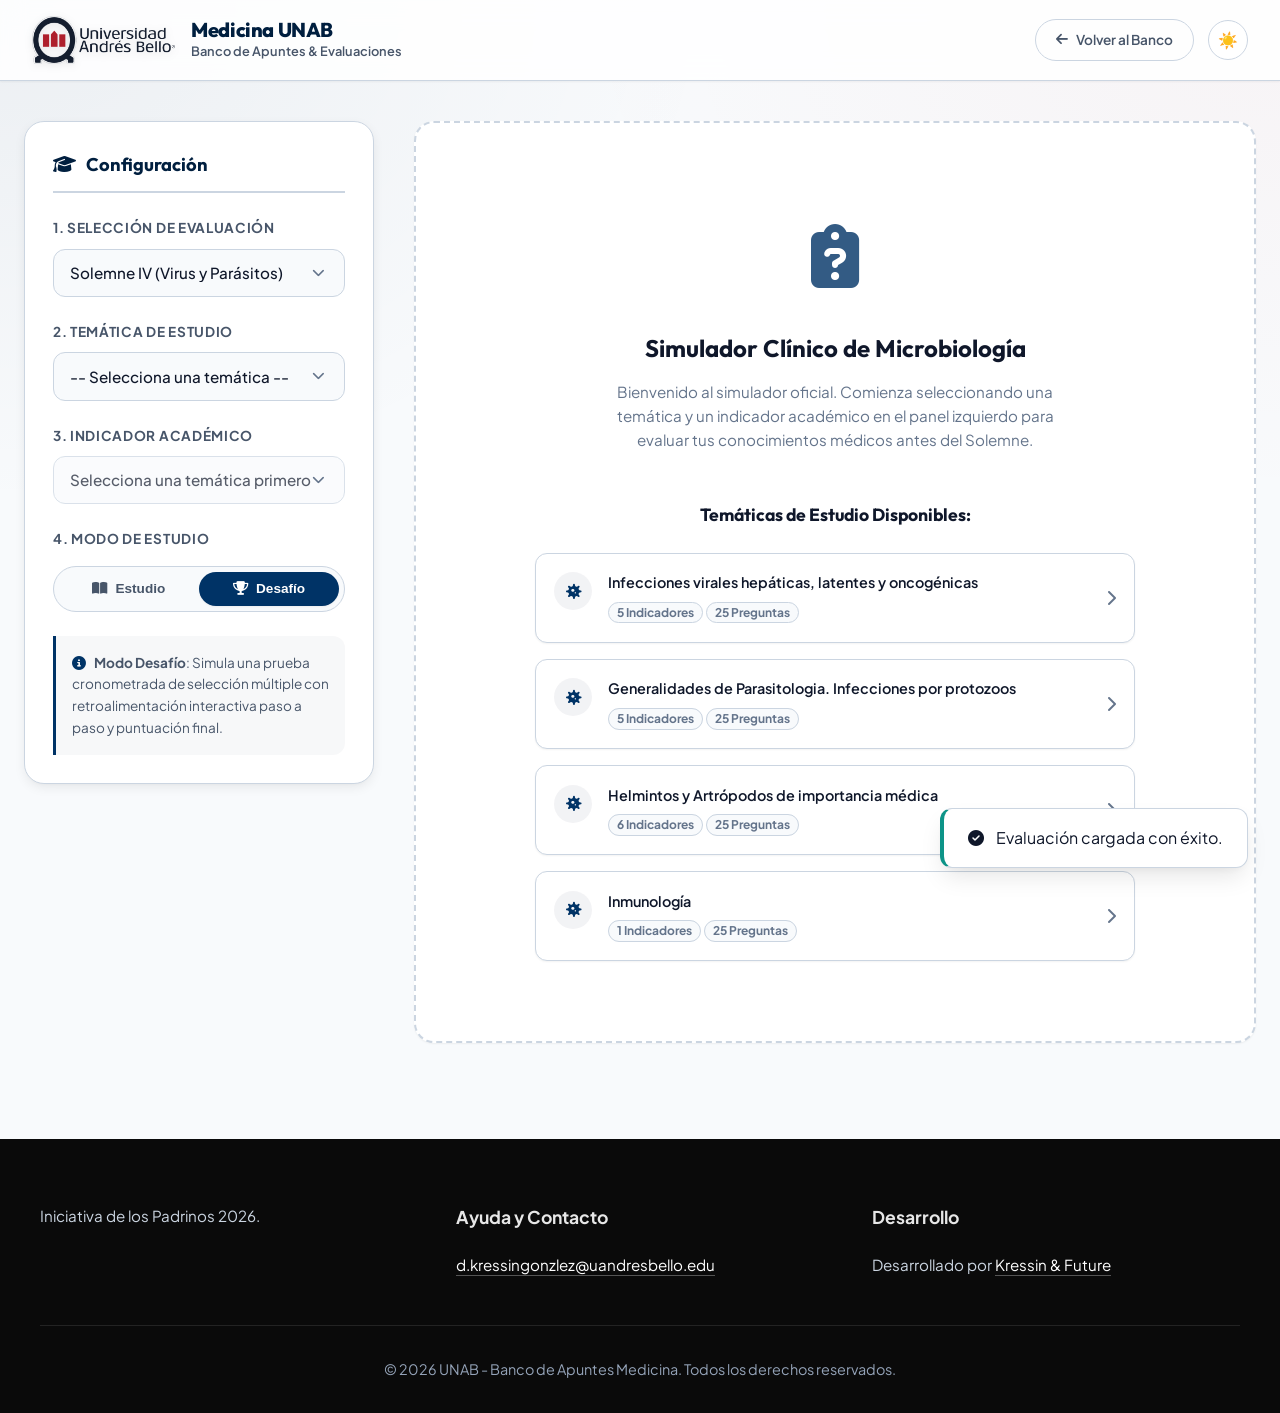
<file: test.html>
<!DOCTYPE html>
<html lang="es">

<head>
    <meta charset="UTF-8">
    <meta name="viewport" content="width=device-width, initial-scale=1.0">
    <title>UNAB - Simulador de Microbiología y Virología</title>
    <meta name="description"
        content="Autoevaluación y simulador de preguntas de microbiología y virología para Medicina UNAB.">

    <!-- Premium Fonts -->
    <link rel="preconnect" href="https://fonts.googleapis.com">
    <link rel="preconnect" href="https://fonts.gstatic.com" crossorigin>
    <link
        href="https://fonts.googleapis.com/css2?family=Plus+Jakarta+Sans:wght@300;400;500;600;700;800&family=Outfit:wght@400;500;600;700;800&display=swap"
        rel="stylesheet">

    <!-- FontAwesome for Premium Icons -->
    <link rel="stylesheet" href="https://cdnjs.cloudflare.com/ajax/libs/font-awesome/6.4.0/css/all.min.css">

    <!-- Match the current global design variables and enhance them -->
    <style>
        :root {
            /* Palette - High Contrast */
            --unab-blue: #001f3f;
            --unab-blue-light: #003366;
            --unab-red: #dc2626;
            --unab-red-light: #ef4444;
            --primary-color: var(--unab-blue);
            --secondary-color: var(--unab-red);

            /* Neutral Tones */
            --bg-body: #f8fafc;
            --bg-surface: #ffffff;
            --bg-surface-glass: rgba(255, 255, 255, 0.85);
            --text-primary: #0f172a;
            --text-secondary: #475569;
            --text-muted: #64748b;
            --border-color: #cbd5e1;

            /* Feedback colors - Curated HSL */
            --success-color: #0d9488;
            /* Elegant Teal */
            --success-bg: #f0fdfa;
            --success-border: #99f6e4;
            --error-color: #e11d48;
            /* Premium Rose/Crimson */
            --error-bg: #fff1f2;
            --error-border: #fecdd3;
            --warning-color: #d97706;
            --warning-bg: #fffbeb;

            /* Modern Shadows & Effects */
            --shadow-sm: 0 1px 2px 0 rgb(0 0 0 / 0.05);
            --shadow-md: 0 4px 12px -1px rgb(0 0 0 / 0.08), 0 2px 4px -2px rgb(0 0 0 / 0.04);
            --shadow-lg: 0 12px 24px -4px rgb(0 0 0 / 0.1), 0 4px 12px -4px rgb(0 0 0 / 0.06);
            --shadow-glow: 0 0 20px rgba(0, 31, 63, 0.1);

            --radius-md: 0.75rem;
            --radius-lg: 1.25rem;
            --radius-xl: 1.75rem;
            --transition: all 0.3s cubic-bezier(0.4, 0, 0.2, 1);
        }

        [data-theme="dark"] {
            --unab-blue: #38bdf8;
            --unab-blue-light: #0ea5e9;
            --unab-red: #f87171;
            --primary-color: #f8fafc;

            --bg-body: #090d16;
            /* True dark background */
            --bg-surface: #131b2e;
            /* Slate/Navy deep surface */
            --bg-surface-glass: rgba(19, 27, 46, 0.85);
            --text-primary: #f8fafc;
            --text-secondary: #94a3b8;
            --text-muted: #64748b;
            --border-color: #1e293b;

            --success-color: #2dd4bf;
            --success-bg: rgba(13, 148, 136, 0.15);
            --success-border: rgba(45, 212, 191, 0.25);

            --error-color: #fb7185;
            --error-bg: rgba(225, 29, 72, 0.15);
            --error-border: rgba(251, 113, 133, 0.25);

            --warning-color: #fbbf24;
            --warning-bg: rgba(217, 119, 6, 0.15);

            --shadow-sm: 0 1px 2px 0 rgb(0 0 0 / 0.3);
            --shadow-md: 0 4px 12px -1px rgb(0 0 0 / 0.5);
            --shadow-lg: 0 12px 24px -4px rgb(0 0 0 / 0.6);
            --shadow-glow: 0 0 20px rgba(56, 189, 248, 0.1);
        }

        * {
            margin: 0;
            padding: 0;
            box-sizing: border-box;
        }

        body {
            font-family: 'Plus Jakarta Sans', 'Inter', system-ui, sans-serif;
            background-color: var(--bg-body);
            color: var(--text-primary);
            line-height: 1.6;
            background-image:
                radial-gradient(at 0% 0%, rgba(0, 31, 63, 0.05) 0px, transparent 40%),
                radial-gradient(at 100% 0%, rgba(220, 38, 38, 0.03) 0px, transparent 40%);
            background-attachment: fixed;
            transition: background-color 0.3s ease;
        }

        /* Glassmorphic Header */
        .main-header {
            background: var(--bg-surface-glass);
            backdrop-filter: blur(12px);
            -webkit-backdrop-filter: blur(12px);
            border-bottom: 1px solid var(--border-color);
            box-shadow: var(--shadow-sm);
            padding: 1rem 2rem;
            position: sticky;
            top: 0;
            z-index: 100;
            transition: var(--transition);
        }

        .header-container {
            display: flex;
            align-items: center;
            justify-content: space-between;
            max-width: 1280px;
            margin: 0 auto;
            gap: 1rem;
        }

        .brand-link {
            display: flex;
            align-items: center;
            gap: 1rem;
            text-decoration: none;
            color: inherit;
        }

        .logo {
            height: 48px;
            width: auto;
            filter: drop-shadow(0 2px 4px rgba(0, 0, 0, 0.1));
            transition: transform 0.3s ease;
        }

        .brand-link:hover .logo {
            transform: scale(1.05);
        }

        .header-text h1 {
            font-family: 'Outfit', sans-serif;
            font-size: 1.25rem;
            color: var(--unab-blue);
            font-weight: 800;
            letter-spacing: -0.02em;
            line-height: 1.1;
        }

        .header-text p {
            font-size: 0.8rem;
            color: var(--text-secondary);
            font-weight: 600;
        }

        .header-actions {
            display: flex;
            align-items: center;
            gap: 0.85rem;
        }

        .back-btn {
            background: transparent;
            border: 1px solid var(--border-color);
            color: var(--text-secondary);
            padding: 0.6rem 1.25rem;
            border-radius: 9999px;
            font-weight: 600;
            font-size: 0.85rem;
            cursor: pointer;
            transition: var(--transition);
            display: flex;
            align-items: center;
            gap: 0.5rem;
            text-decoration: none;
        }

        .back-btn:hover {
            color: var(--unab-blue);
            border-color: var(--unab-blue);
            background-color: rgba(0, 31, 63, 0.03);
            transform: translateX(-2px);
        }

        .theme-toggle {
            background: var(--bg-surface);
            border: 1px solid var(--border-color);
            width: 40px;
            height: 40px;
            border-radius: 50%;
            display: flex;
            align-items: center;
            justify-content: center;
            cursor: pointer;
            color: var(--text-secondary);
            transition: var(--transition);
            font-size: 1rem;
        }

        .theme-toggle:hover {
            border-color: var(--unab-blue);
            transform: scale(1.05);
        }

        /* Container Layout */
        .app-container {
            max-width: 1280px;
            margin: 2.5rem auto;
            padding: 0 1.5rem;
            display: grid;
            grid-template-columns: 350px 1fr;
            gap: 2.5rem;
            align-items: start;
        }

        /* Sidebar selectors */
        .selector-panel {
            background: var(--bg-surface);
            border: 1px solid var(--border-color);
            border-radius: var(--radius-lg);
            padding: 1.75rem;
            box-shadow: var(--shadow-md);
            position: sticky;
            top: 110px;
            transition: var(--transition);
        }

        .panel-title {
            font-family: 'Outfit', sans-serif;
            font-size: 1.15rem;
            font-weight: 700;
            margin-bottom: 1.5rem;
            color: var(--unab-blue);
            display: flex;
            align-items: center;
            gap: 0.6rem;
            border-bottom: 2px solid var(--border-color);
            padding-bottom: 0.75rem;
        }

        .form-section {
            margin-bottom: 1.5rem;
        }

        .form-section label {
            display: block;
            font-size: 0.85rem;
            font-weight: 700;
            text-transform: uppercase;
            letter-spacing: 0.05em;
            color: var(--text-secondary);
            margin-bottom: 0.6rem;
        }

        /* Custom Selector inputs */
        .custom-select-wrapper {
            position: relative;
        }

        .custom-select {
            width: 100%;
            padding: 0.85rem 1rem;
            border: 1px solid var(--border-color);
            background-color: var(--bg-body);
            color: var(--text-primary);
            border-radius: var(--radius-md);
            font-family: inherit;
            font-size: 0.95rem;
            font-weight: 500;
            appearance: none;
            cursor: pointer;
            transition: var(--transition);
        }

        .custom-select:focus {
            outline: none;
            border-color: var(--unab-blue);
            box-shadow: var(--shadow-glow);
            background-color: var(--bg-surface);
        }

        .custom-select-wrapper::after {
            content: "\f078";
            font-family: "Font Awesome 6 Free";
            font-weight: 900;
            position: absolute;
            right: 1.25rem;
            top: 50%;
            transform: translateY(-50%);
            color: var(--text-muted);
            pointer-events: none;
            font-size: 0.8rem;
            transition: var(--transition);
        }

        .custom-select-wrapper:hover::after {
            color: var(--unab-blue);
        }

        /* Mode Selector Tab */
        .mode-switch-container {
            display: flex;
            background-color: var(--bg-body);
            border: 1px solid var(--border-color);
            padding: 0.3rem;
            border-radius: 9999px;
            margin-top: 1rem;
        }

        .mode-tab {
            flex: 1;
            text-align: center;
            padding: 0.6rem;
            font-size: 0.85rem;
            font-weight: 700;
            cursor: pointer;
            border-radius: 9999px;
            color: var(--text-secondary);
            transition: var(--transition);
            display: flex;
            align-items: center;
            justify-content: center;
            gap: 0.5rem;
            border: none;
            background: transparent;
        }

        .mode-tab.active {
            background-color: var(--unab-blue-light);
            color: white;
            box-shadow: var(--shadow-sm);
        }

        [data-theme="dark"] .mode-tab.active {
            background-color: var(--unab-blue-light);
            color: #000;
            font-weight: 800;
        }

        [data-theme="dark"] .mode-tab.active i {
            color: #000;
        }

        /* Info Block */
        .info-card {
            background: rgba(0, 31, 63, 0.03);
            border-left: 3px solid var(--unab-blue-light);
            padding: 1rem;
            border-radius: 0 var(--radius-md) var(--radius-md) 0;
            font-size: 0.85rem;
            color: var(--text-secondary);
            margin-top: 1.5rem;
        }

        .info-card i {
            margin-right: 0.35rem;
            color: var(--unab-blue-light);
        }

        /* Workspace Area */
        .workspace {
            min-height: 500px;
        }

        /* Waiting/Empty State */
        .empty-state {
            background: var(--bg-surface);
            border: 2px dashed var(--border-color);
            border-radius: var(--radius-lg);
            padding: 5rem 2rem;
            text-align: center;
            display: flex;
            flex-direction: column;
            align-items: center;
            justify-content: center;
            box-shadow: var(--shadow-sm);
            height: 100%;
        }

        .empty-state-icon {
            font-size: 4rem;
            color: var(--unab-blue-light);
            margin-bottom: 1.5rem;
            opacity: 0.8;
            animation: float 4s ease-in-out infinite;
        }

        @keyframes float {

            0%,
            100% {
                transform: translateY(0px) rotate(0deg);
            }

            50% {
                transform: translateY(-12px) rotate(5deg);
            }
        }

        .empty-state h3 {
            font-family: 'Outfit', sans-serif;
            font-size: 1.5rem;
            margin-bottom: 0.75rem;
            color: var(--text-primary);
        }

        .empty-state p {
            color: var(--text-muted);
            max-width: 450px;
            margin-bottom: 1.5rem;
            font-size: 0.95rem;
        }

        /* Dynamic Indicator Cards container in empty/dashboard state */
        .indicators-grid {
            display: grid;
            grid-template-columns: 1fr;
            gap: 1rem;
            width: 100%;
            max-width: 600px;
            margin-top: 1.5rem;
            text-align: left;
        }

        .indicator-card {
            background: var(--bg-surface);
            border: 1px solid var(--border-color);
            padding: 1.15rem;
            border-radius: var(--radius-md);
            cursor: pointer;
            transition: var(--transition);
            display: flex;
            align-items: flex-start;
            gap: 1rem;
            box-shadow: var(--shadow-sm);
        }

        .indicator-card:hover {
            transform: translateY(-2px);
            border-color: var(--unab-blue-light);
            box-shadow: var(--shadow-md);
        }

        .indicator-icon {
            background: rgba(0, 31, 63, 0.05);
            width: 38px;
            height: 38px;
            border-radius: 50%;
            display: flex;
            align-items: center;
            justify-content: center;
            color: var(--unab-blue-light);
            flex-shrink: 0;
            font-size: 0.95rem;
        }

        .indicator-details {
            flex-grow: 1;
        }

        .indicator-details h4 {
            font-size: 0.9rem;
            font-weight: 600;
            color: var(--text-primary);
            line-height: 1.4;
            margin-bottom: 0.35rem;
        }

        .indicator-details span {
            font-size: 0.75rem;
            font-weight: 700;
            color: var(--text-muted);
            background: var(--bg-body);
            padding: 0.15rem 0.5rem;
            border-radius: 9999px;
            border: 1px solid var(--border-color);
        }

        /* Loader block */
        .spinner-container {
            display: flex;
            flex-direction: column;
            align-items: center;
            justify-content: center;
            padding: 5rem 2rem;
            background: var(--bg-surface);
            border-radius: var(--radius-lg);
            border: 1px solid var(--border-color);
            box-shadow: var(--shadow-md);
        }

        .spinner {
            width: 50px;
            height: 50px;
            border: 4px solid var(--border-color);
            border-left-color: var(--unab-blue-light);
            border-radius: 50%;
            animation: spin 1s linear infinite;
            margin-bottom: 1.5rem;
        }

        @keyframes spin {
            to {
                transform: rotate(360deg);
            }
        }

        /* File Upload Interface (CORS Fallback) */
        .upload-fallback-container {
            background: var(--bg-surface);
            border: 2px dashed var(--unab-blue-light);
            border-radius: var(--radius-lg);
            padding: 2.5rem;
            text-align: center;
            max-width: 600px;
            margin: 2rem auto;
            box-shadow: var(--shadow-lg);
            animation: fadeIn 0.4s ease-out;
        }

        .upload-fallback-container h3 {
            font-family: 'Outfit', sans-serif;
            font-size: 1.35rem;
            color: var(--text-primary);
            margin-bottom: 0.5rem;
        }

        .upload-fallback-container p {
            font-size: 0.9rem;
            color: var(--text-secondary);
            margin-bottom: 1.5rem;
        }

        .file-drop-zone {
            border: 1px dashed var(--border-color);
            padding: 2rem;
            border-radius: var(--radius-md);
            background: var(--bg-body);
            cursor: pointer;
            transition: var(--transition);
            margin-bottom: 1.25rem;
        }

        .file-drop-zone:hover {
            border-color: var(--unab-blue-light);
            background: rgba(0, 31, 63, 0.02);
        }

        .file-drop-zone i {
            font-size: 2.5rem;
            color: var(--text-muted);
            margin-bottom: 1rem;
        }

        .file-input {
            display: none;
        }

        .btn-upload-trigger {
            background: var(--unab-blue);
            color: white;
            border: none;
            padding: 0.6rem 1.25rem;
            border-radius: 9999px;
            font-weight: 600;
            cursor: pointer;
            transition: var(--transition);
            font-size: 0.85rem;
        }

        .btn-upload-trigger:hover {
            background: var(--unab-blue-light);
            transform: translateY(-1px);
        }

        .btn-demo-data {
            background: transparent;
            border: 1px solid var(--border-color);
            color: var(--text-secondary);
            padding: 0.5rem 1.25rem;
            border-radius: 9999px;
            font-weight: 600;
            cursor: pointer;
            transition: var(--transition);
            margin-top: 0.75rem;
            font-size: 0.8rem;
        }

        .btn-demo-data:hover {
            color: var(--unab-blue);
            border-color: var(--unab-blue);
            background: var(--bg-body);
        }

        /* Studio Mode UI */
        .studio-header {
            background: var(--bg-surface);
            border: 1px solid var(--border-color);
            border-radius: var(--radius-lg);
            padding: 1.5rem;
            margin-bottom: 1.5rem;
            box-shadow: var(--shadow-sm);
            display: flex;
            flex-direction: column;
            gap: 1rem;
        }

        .title-bar h2 {
            font-family: 'Outfit', sans-serif;
            font-size: 1.35rem;
            color: var(--unab-blue);
            margin-bottom: 0.25rem;
        }

        .title-bar p {
            font-size: 0.9rem;
            color: var(--text-muted);
            font-weight: 500;
        }

        .studio-controls {
            display: flex;
            align-items: center;
            gap: 1rem;
            flex-wrap: wrap;
        }

        .search-wrapper {
            position: relative;
            flex-grow: 1;
        }

        .search-wrapper i {
            position: absolute;
            left: 1rem;
            top: 50%;
            transform: translateY(-50%);
            color: var(--text-muted);
        }

        .search-input {
            width: 100%;
            padding: 0.65rem 1rem 0.65rem 2.5rem;
            border: 1px solid var(--border-color);
            border-radius: 9999px;
            background: var(--bg-body);
            color: var(--text-primary);
            font-family: inherit;
            font-size: 0.875rem;
            transition: var(--transition);
        }

        .search-input:focus {
            outline: none;
            border-color: var(--unab-blue-light);
            background: var(--bg-surface);
        }

        .stats-badge {
            background: rgba(0, 31, 63, 0.05);
            color: var(--unab-blue-light);
            padding: 0.4rem 1rem;
            border-radius: 9999px;
            font-size: 0.8rem;
            font-weight: 700;
            border: 1px solid var(--border-color);
            white-space: nowrap;
        }

        /* Question Cards (Studio Mode) */
        .question-card-studio {
            background: var(--bg-surface);
            border: 1px solid var(--border-color);
            border-radius: var(--radius-lg);
            padding: 2rem;
            margin-bottom: 1.5rem;
            box-shadow: var(--shadow-sm);
            transition: var(--transition);
            position: relative;
            overflow: hidden;
            animation: slideUp 0.3s cubic-bezier(0.16, 1, 0.3, 1);
        }

        .question-card-studio:hover {
            box-shadow: var(--shadow-md);
        }

        .q-number-badge {
            position: absolute;
            top: 0;
            left: 0;
            background: var(--unab-blue);
            color: white;
            padding: 0.3rem 1rem 0.4rem 1rem;
            border-radius: 0 0 var(--radius-md) 0;
            font-size: 0.75rem;
            font-weight: 800;
            letter-spacing: 0.05em;
        }

        [data-theme="dark"] .q-number-badge {
            background: var(--unab-blue-light);
            color: #000;
        }

        .q-text {
            font-size: 1.1rem;
            font-weight: 700;
            color: var(--text-primary);
            margin: 0.75rem 0 1.25rem 0;
            line-height: 1.4;
        }

        .options-list {
            list-style: none;
            display: flex;
            flex-direction: column;
            gap: 0.6rem;
            margin-bottom: 1.5rem;
        }

        .option-item-studio {
            padding: 0.75rem 1.15rem;
            border: 1px solid var(--border-color);
            border-radius: var(--radius-md);
            font-size: 0.9rem;
            font-weight: 500;
            color: var(--text-secondary);
            background: var(--bg-body);
            display: flex;
            gap: 0.75rem;
            align-items: center;
        }

        .option-item-studio.correct {
            border-color: var(--success-border);
            background-color: var(--success-bg);
            color: var(--success-color);
            font-weight: 600;
        }

        .option-prefix-studio {
            width: 24px;
            height: 24px;
            border-radius: 50%;
            background: rgba(0, 31, 63, 0.05);
            display: flex;
            align-items: center;
            justify-content: center;
            font-size: 0.75rem;
            font-weight: 700;
            color: var(--text-muted);
            flex-shrink: 0;
        }

        .option-item-studio.correct .option-prefix-studio {
            background-color: var(--success-color);
            color: white;
        }

        /* Show/Hide Reveal Block */
        .reveal-action-container {
            border-top: 1px solid var(--border-color);
            padding-top: 1.25rem;
        }

        .btn-reveal {
            background: transparent;
            border: 1px solid var(--unab-blue-light);
            color: var(--unab-blue-light);
            padding: 0.5rem 1.25rem;
            border-radius: var(--radius-md);
            font-weight: 700;
            font-size: 0.85rem;
            cursor: pointer;
            transition: var(--transition);
            display: flex;
            align-items: center;
            gap: 0.5rem;
        }

        .btn-reveal:hover {
            background-color: var(--unab-blue-light);
            color: white;
        }

        [data-theme="dark"] .btn-reveal:hover {
            color: #000;
        }

        .revealed-content {
            display: none;
            margin-top: 1rem;
            padding: 1.25rem;
            border-radius: var(--radius-md);
            background-color: var(--bg-body);
            border-left: 4px solid var(--success-color);
            animation: slideDown 0.3s ease-out;
        }

        @keyframes slideDown {
            from {
                opacity: 0;
                transform: translateY(-10px);
            }

            to {
                opacity: 1;
                transform: translateY(0);
            }
        }

        .revealed-content h5 {
            font-size: 0.85rem;
            text-transform: uppercase;
            letter-spacing: 0.05em;
            color: var(--success-color);
            margin-bottom: 0.5rem;
            font-weight: 800;
        }

        .revealed-content p {
            font-size: 0.9rem;
            color: var(--text-secondary);
            line-height: 1.5;
        }

        /* Quiz Mode UI */
        .quiz-container {
            background: var(--bg-surface);
            border: 1px solid var(--border-color);
            border-radius: var(--radius-lg);
            padding: 2.5rem;
            box-shadow: var(--shadow-lg);
            animation: fadeIn 0.4s ease-out;
        }

        @keyframes fadeIn {
            from {
                opacity: 0;
            }

            to {
                opacity: 1;
            }
        }

        /* Quiz Progress Bar */
        .quiz-progress-section {
            margin-bottom: 2rem;
        }

        .progress-meta {
            display: flex;
            justify-content: space-between;
            align-items: center;
            font-size: 0.85rem;
            font-weight: 700;
            color: var(--text-muted);
            margin-bottom: 0.5rem;
        }

        .progress-track {
            height: 8px;
            background-color: var(--bg-body);
            border-radius: 9999px;
            overflow: hidden;
            border: 1px solid var(--border-color);
        }

        .progress-fill {
            height: 100%;
            background: linear-gradient(90deg, var(--unab-blue) 0%, var(--unab-blue-light) 100%);
            border-radius: 9999px;
            width: 0%;
            transition: width 0.4s cubic-bezier(0.4, 0, 0.2, 1);
        }

        [data-theme="dark"] .progress-fill {
            background: linear-gradient(90deg, var(--unab-blue-light) 0%, #a855f7 100%);
        }

        /* Quiz Question card */
        .quiz-q-box {
            margin-bottom: 2rem;
        }

        .quiz-q-num {
            font-size: 0.8rem;
            font-weight: 800;
            text-transform: uppercase;
            letter-spacing: 0.08em;
            color: var(--unab-blue-light);
            margin-bottom: 0.5rem;
        }

        .quiz-q-text {
            font-family: 'Outfit', sans-serif;
            font-size: 1.35rem;
            font-weight: 700;
            color: var(--text-primary);
            line-height: 1.35;
        }

        /* Quiz Option Item Buttons */
        .quiz-options-list {
            display: flex;
            flex-direction: column;
            gap: 0.85rem;
            margin-bottom: 2rem;
        }

        .quiz-option-btn {
            width: 100%;
            padding: 1rem 1.5rem;
            border: 1px solid var(--border-color);
            background: var(--bg-body);
            color: var(--text-secondary);
            border-radius: var(--radius-md);
            font-family: inherit;
            font-size: 0.95rem;
            font-weight: 600;
            cursor: pointer;
            text-align: left;
            transition: var(--transition);
            display: flex;
            gap: 1rem;
            align-items: center;
        }

        .quiz-option-btn:hover:not(:disabled) {
            transform: translateY(-2px);
            border-color: var(--unab-blue-light);
            box-shadow: var(--shadow-md);
            color: var(--text-primary);
            background: var(--bg-surface);
        }

        .quiz-option-btn:active:not(:disabled) {
            transform: translateY(0);
        }

        .quiz-option-btn:disabled {
            cursor: default;
        }

        .option-prefix-quiz {
            width: 28px;
            height: 28px;
            border-radius: 50%;
            background: rgba(0, 31, 63, 0.05);
            display: flex;
            align-items: center;
            justify-content: center;
            font-size: 0.8rem;
            font-weight: 800;
            color: var(--text-muted);
            flex-shrink: 0;
            transition: var(--transition);
        }

        /* Option button states */
        .quiz-option-btn.selected {
            border-color: var(--unab-blue-light);
            background-color: rgba(0, 31, 63, 0.03);
            color: var(--unab-blue);
        }

        .quiz-option-btn.selected .option-prefix-quiz {
            background-color: var(--unab-blue-light);
            color: white;
        }

        .quiz-option-btn.correct {
            border-color: var(--success-border);
            background-color: var(--success-bg);
            color: var(--success-color);
            box-shadow: 0 0 15px rgba(13, 148, 136, 0.1);
        }

        .quiz-option-btn.correct .option-prefix-quiz {
            background-color: var(--success-color);
            color: white;
        }

        .quiz-option-btn.wrong {
            border-color: var(--error-border);
            background-color: var(--error-bg);
            color: var(--error-color);
        }

        .quiz-option-btn.wrong .option-prefix-quiz {
            background-color: var(--error-color);
            color: white;
        }

        /* Feedback sliding drawer inside Quiz card */
        .quiz-feedback-drawer {
            display: none;
            padding: 1.5rem;
            border-radius: var(--radius-md);
            margin-bottom: 2rem;
            animation: slideUp 0.3s ease-out;
            border: 1px solid var(--border-color);
        }

        .quiz-feedback-drawer.correct {
            background-color: var(--success-bg);
            border-color: var(--success-border);
            border-left: 5px solid var(--success-color);
        }

        .quiz-feedback-drawer.wrong {
            background-color: var(--error-bg);
            border-color: var(--error-border);
            border-left: 5px solid var(--error-color);
        }

        .feedback-title {
            font-size: 1rem;
            font-weight: 800;
            margin-bottom: 0.5rem;
            display: flex;
            align-items: center;
            gap: 0.5rem;
        }

        .quiz-feedback-drawer.correct .feedback-title {
            color: var(--success-color);
        }

        .quiz-feedback-drawer.wrong .feedback-title {
            color: var(--error-color);
        }

        .feedback-body {
            font-size: 0.9rem;
            color: var(--text-secondary);
            line-height: 1.5;
        }

        /* Quiz Action Buttons (Next/Verify) */
        .quiz-actions {
            display: flex;
            justify-content: flex-end;
            gap: 1rem;
        }

        .btn-quiz-action {
            background: linear-gradient(135deg, var(--unab-blue) 0%, var(--unab-blue-light) 100%);
            color: white;
            border: none;
            padding: 0.85rem 2rem;
            border-radius: 9999px;
            font-family: inherit;
            font-size: 0.95rem;
            font-weight: 700;
            cursor: pointer;
            transition: var(--transition);
            display: flex;
            align-items: center;
            gap: 0.6rem;
            box-shadow: 0 4px 12px rgba(0, 31, 63, 0.2);
        }

        .btn-quiz-action:hover:not(:disabled) {
            transform: translateY(-2px);
            box-shadow: 0 6px 16px rgba(0, 31, 63, 0.3);
        }

        .btn-quiz-action:disabled {
            background: var(--border-color);
            color: var(--text-muted);
            cursor: not-allowed;
            box-shadow: none;
        }

        /* Scoreboard / Results Screen */
        .results-panel {
            background: var(--bg-surface);
            border: 1px solid var(--border-color);
            border-radius: var(--radius-lg);
            padding: 3rem 2rem;
            text-align: center;
            box-shadow: var(--shadow-lg);
            animation: fadeIn 0.4s ease-out;
        }

        .results-badge-container {
            position: relative;
            width: 140px;
            height: 140px;
            margin: 0 auto 1.5rem auto;
            display: flex;
            align-items: center;
            justify-content: center;
        }

        /* Circular dynamic score track */
        .circle-progress-svg {
            position: absolute;
            top: 0;
            left: 0;
            width: 140px;
            height: 140px;
            transform: rotate(-90deg);
        }

        .circle-bg {
            fill: none;
            stroke: var(--bg-body);
            stroke-width: 8;
        }

        .circle-value {
            fill: none;
            stroke: var(--unab-blue-light);
            stroke-width: 8;
            stroke-linecap: round;
            stroke-dasharray: 408.4;
            stroke-dashoffset: 408.4;
            transition: stroke-dashoffset 1.5s cubic-bezier(0.4, 0, 0.2, 1);
        }

        .results-score-text {
            font-family: 'Outfit', sans-serif;
            font-size: 2.2rem;
            font-weight: 800;
            color: var(--text-primary);
            line-height: 1;
            z-index: 2;
        }

        .results-score-text span {
            font-size: 1rem;
            color: var(--text-muted);
            font-weight: 600;
        }

        .results-rank {
            font-family: 'Outfit', sans-serif;
            font-size: 1.6rem;
            font-weight: 800;
            color: var(--unab-blue-light);
            margin-bottom: 0.5rem;
        }

        .results-desc {
            font-size: 0.95rem;
            color: var(--text-secondary);
            max-width: 500px;
            margin: 0 auto 2rem auto;
        }

        /* Stats Grid */
        .results-stats-grid {
            display: grid;
            grid-template-columns: repeat(3, 1fr);
            gap: 1rem;
            max-width: 500px;
            margin: 0 auto 2rem auto;
        }

        .stat-box {
            background: var(--bg-body);
            border: 1px solid var(--border-color);
            padding: 1rem 0.5rem;
            border-radius: var(--radius-md);
        }

        .stat-box span {
            display: block;
            font-size: 0.75rem;
            font-weight: 700;
            text-transform: uppercase;
            letter-spacing: 0.05em;
            color: var(--text-muted);
            margin-bottom: 0.25rem;
        }

        .stat-box strong {
            font-family: 'Outfit', sans-serif;
            font-size: 1.35rem;
            font-weight: 800;
            color: var(--text-primary);
        }

        .stat-box.success strong {
            color: var(--success-color);
        }

        .stat-box.error strong {
            color: var(--error-color);
        }

        .btn-restart {
            background: linear-gradient(135deg, var(--unab-blue) 0%, var(--unab-blue-light) 100%);
            color: white;
            border: none;
            padding: 0.85rem 2.5rem;
            border-radius: 9999px;
            font-family: inherit;
            font-size: 1rem;
            font-weight: 700;
            cursor: pointer;
            transition: var(--transition);
            box-shadow: 0 4px 12px rgba(0, 31, 63, 0.2);
            display: inline-flex;
            align-items: center;
            gap: 0.6rem;
        }

        .btn-restart:hover {
            transform: translateY(-2px);
            box-shadow: 0 6px 16px rgba(0, 31, 63, 0.3);
        }

        /* Animations */
        @keyframes slideUp {
            from {
                transform: translateY(20px);
                opacity: 0;
            }

            to {
                transform: translateY(0);
                opacity: 1;
            }
        }

        /* Footer */
        .main-footer {
            background-color: #0a0a0a;
            color: white;
            margin-top: 6rem;
            padding: 4rem 2rem 2rem;
            position: relative;
            overflow: hidden;
        }

        .footer-content {
            max-width: 1200px;
            margin: 0 auto;
            display: grid;
            grid-template-columns: repeat(auto-fit, minmax(280px, 1fr));
            gap: 3rem;
            padding-bottom: 3rem;
            border-bottom: 1px solid rgba(255, 255, 255, 0.1);
        }

        .footer-section h3 {
            font-size: 1.1rem;
            font-weight: 700;
            margin-bottom: 1.25rem;
            color: white;
            opacity: 0.9;
        }

        .footer-section p {
            font-size: 0.95rem;
            line-height: 1.7;
            color: #cbd5e1;
        }

        .footer-section a {
            color: white;
            text-decoration: none;
            border-bottom: 1px solid rgba(255, 255, 255, 0.3);
            padding-bottom: 1px;
            transition: var(--transition);
        }

        .footer-section a:hover {
            color: white;
            border-color: white;
        }

        .footer-bottom {
            max-width: 1200px;
            margin: 0 auto;
            padding-top: 2rem;
            text-align: center;
            font-size: 0.9rem;
            color: #94a3b8;
        }

        /* Alert notifications */
        .alert-toast {
            position: fixed;
            bottom: 2rem;
            right: 2rem;
            background: var(--bg-surface);
            border: 1px solid var(--border-color);
            box-shadow: var(--shadow-lg);
            padding: 1rem 1.5rem;
            border-radius: var(--radius-md);
            display: flex;
            align-items: center;
            gap: 0.75rem;
            z-index: 1000;
            transform: translateY(100px);
            opacity: 0;
            transition: all 0.4s cubic-bezier(0.175, 0.885, 0.32, 1.275);
        }

        .alert-toast.show {
            transform: translateY(0);
            opacity: 1;
        }

        .alert-toast.info {
            border-left: 4px solid var(--unab-blue-light);
        }

        .alert-toast.success {
            border-left: 4px solid var(--success-color);
        }

        /* Responsive Layout */
        @media (max-width: 990px) {
            .app-container {
                grid-template-columns: 1fr;
                gap: 2rem;
                margin-top: 1.5rem;
            }

            .selector-panel {
                position: static;
                width: 100%;
            }
        }

        @media (max-width: 600px) {
            .header-container {
                flex-direction: column;
                text-align: center;
                padding: 0.5rem 0;
            }

            .header-actions {
                width: 100%;
                justify-content: center;
                margin-top: 0.5rem;
            }

            .quiz-container {
                padding: 1.5rem 1rem;
            }

            .quiz-q-text {
                font-size: 1.15rem;
            }

            .results-stats-grid {
                grid-template-columns: 1fr;
            }
        }
    </style>
</head>

<body>
    <!-- Premium Header -->
    <header class="main-header">
        <div class="header-container">
            <a href="index.html" class="brand-link" id="brand-home-link">
                <img src="assets/logo.png" alt="UNAB Logo" class="logo"
                    onerror="this.src='https://raw.githubusercontent.com/davidkressin/unab-notes-bank/main/assets/logo.png';">
                <div class="header-text">
                    <h1>Medicina UNAB</h1>
                    <p>Banco de Apuntes & Evaluaciones</p>
                </div>
            </a>
            <div class="header-actions">
                <a href="index.html" class="back-btn">
                    <i class="fas fa-arrow-left"></i> <span>Volver al Banco</span>
                </a>
                <button id="theme-toggle" class="theme-toggle" aria-label="Cambiar tema">
                    <span>☀️</span>
                </button>
            </div>
        </div>
    </header>

    <!-- Main Container -->
    <div class="app-container">

        <!-- Sidebar Selection Panel -->
        <aside class="selector-panel">
            <h2 class="panel-title">
                <i class="fa-solid fa-graduation-cap"></i> Configuración
            </h2>

            <div class="form-section">
                <label for="evaluation-dropdown">1. Selección de Evaluación</label>
                <div class="custom-select-wrapper">
                    <select id="evaluation-dropdown" class="custom-select">
                        <option value="solemne_3">Solemne III (Hongos)</option>
                        <option value="solemne_4" selected>Solemne IV (Virus y Parásitos)</option>
                    </select>
                </div>
            </div>

            <div class="form-section">
                <label for="theme-dropdown">2. Temática de Estudio</label>
                <div class="custom-select-wrapper">
                    <select id="theme-dropdown" class="custom-select" disabled>
                        <option value="">Cargando temáticas...</option>
                    </select>
                </div>
            </div>

            <div class="form-section">
                <label for="indicator-dropdown">3. Indicador Académico</label>
                <div class="custom-select-wrapper">
                    <select id="indicator-dropdown" class="custom-select" disabled>
                        <option value="">Selecciona una temática primero</option>
                    </select>
                </div>
            </div>

            <div class="form-section">
                <label>4. Modo de Estudio</label>
                <div class="mode-switch-container">
                    <button class="mode-tab" data-mode="studio" id="tab-studio">
                        <i class="fa-solid fa-book-open"></i> Estudio
                    </button>
                    <button class="mode-tab active" data-mode="challenge" id="tab-challenge">
                        <i class="fa-solid fa-trophy"></i> Desafío
                    </button>
                </div>
            </div>

            <div class="info-card" id="info-box">
                <i class="fa-solid fa-circle-info"></i>
                <span><strong>Modo Desafío</strong>: Simula una prueba cronometrada de selección múltiple con retroalimentación interactiva paso a paso y puntuación final.</span>
            </div>
        </aside>

        <!-- Main Workspace Area -->
        <main class="workspace" id="main-workspace">

            <!-- Waiting Screen (Default / Loading / Empty) -->
            <div class="empty-state" id="initial-state">
                <div class="empty-state-icon" id="status-icon">
                    <i class="fa-solid fa-virus-covid"></i>
                </div>
                <h3 id="status-title">Iniciando simulador...</h3>
                <p id="status-desc">Estamos cargando la base de datos de preguntas microbiológicas en tu navegador.</p>
                <div class="indicators-grid" id="status-indicators" style="display:none;"></div>
            </div>
        </main>
    </div>

    <!-- Alert / Notification Toast -->
    <div class="alert-toast info" id="alert-toast">
        <i class="fa-solid fa-circle-check" id="toast-icon"></i>
        <span id="toast-text">Base de datos cargada.</span>
    </div>

    <!-- Premium Footer -->
    <footer class="main-footer">
        <div class="footer-content">
            <div class="footer-section">
                <p>Iniciativa de los Padrinos 2026.</p>
            </div>
            <div class="footer-section">
                <h3>Ayuda y Contacto</h3>
                <p><a href="mailto:d.kressingonzlez@uandresbello.edu">d.kressingonzlez@uandresbello.edu</a></p>
            </div>
            <div class="footer-section">
                <h3>Desarrollo</h3>
                <p>Desarrollado por <a href="https://kressinandfuture.cl" target="_blank">Kressin & Future</a></p>
            </div>
        </div>
        <div class="footer-bottom">
            <p>&copy; 2026 UNAB - Banco de Apuntes Medicina. Todos los derechos reservados.</p>
        </div>
    </footer>

    <!-- dbData will be loaded dynamically -->

    <!-- Main Logic Script -->
    <script>
        // DOM Elements
        const evaluationDropdown = document.getElementById('evaluation-dropdown');
        const themeDropdown = document.getElementById('theme-dropdown');
        const indicatorDropdown = document.getElementById('indicator-dropdown');
        const tabStudio = document.getElementById('tab-studio');
        const tabChallenge = document.getElementById('tab-challenge');
        const mainWorkspace = document.getElementById('main-workspace');
        const themeToggleBtn = document.getElementById('theme-toggle');
        const alertToast = document.getElementById('alert-toast');
        const toastText = document.getElementById('toast-text');
        const toastIcon = document.getElementById('toast-icon');

        // Application State
        let selectedThemeIndex = null;
        let selectedIndicatorIndex = null;
        let activeMode = 'challenge'; // 'studio' or 'challenge'

        // Quiz state variables
        let quizQuestions = [];
        let currentQuestionIdx = 0;
        let userAnswers = []; // stores indices or letters chosen
        let isQuestionAnswered = false;

        // Toast Helper
        function showToast(message, type = 'success') {
            toastText.textContent = message;
            alertToast.className = `alert-toast ${type}`;
            if (type === 'success') {
                toastIcon.className = 'fa-solid fa-circle-check';
            } else if (type === 'error') {
                toastIcon.className = 'fa-solid fa-circle-exclamation';
            } else {
                toastIcon.className = 'fa-solid fa-circle-info';
            }
            alertToast.classList.add('show');
            setTimeout(() => {
                alertToast.classList.remove('show');
            }, 3000);
        }

        // Theme Toggle Logic
        function updateThemeUI(theme) {
            const span = themeToggleBtn.querySelector('span');
            if (theme === 'dark') {
                span.textContent = "🌙";
            } else {
                span.textContent = "☀️";
            }
        }

        const savedTheme = localStorage.getItem('theme');
        const systemPrefersDark = window.matchMedia('(prefers-color-scheme: dark)').matches;
        const initialTheme = savedTheme || (systemPrefersDark ? 'dark' : 'light');

        if (initialTheme === 'dark') {
            document.documentElement.setAttribute('data-theme', 'dark');
        }
        updateThemeUI(initialTheme);

        themeToggleBtn.onclick = () => {
            const currentTheme = document.documentElement.getAttribute('data-theme');
            const newTheme = currentTheme === 'dark' ? 'light' : 'dark';

            document.documentElement.setAttribute('data-theme', newTheme);
            localStorage.setItem('theme', newTheme);
            updateThemeUI(newTheme);
        };

        // Initialize selectors with pre-loaded database
        function initSelectors(data) {
            themeDropdown.disabled = false;
            themeDropdown.innerHTML = '<option value="">-- Selecciona una temática --</option>';

            data.forEach((themeObj, index) => {
                const option = document.createElement('option');
                option.value = index;
                // Add custom icons to themes dynamically
                const isFungal = themeObj.tematica.toLowerCase().includes('hongo') || themeObj.tematica.toLowerCase().includes('mico');
                const icon = isFungal ? '🍄' : '🦠';
                option.textContent = `${icon} ${themeObj.tematica}`;
                themeDropdown.appendChild(option);
            });

            // Set up Dropdown change event
            themeDropdown.onchange = (e) => {
                const idx = e.target.value;
                selectedThemeIndex = idx !== "" ? parseInt(idx) : null;
                selectedIndicatorIndex = null;

                // Reset indicator selector
                indicatorDropdown.disabled = selectedThemeIndex === null;
                indicatorDropdown.innerHTML = selectedThemeIndex !== null
                    ? '<option value="">-- Selecciona un indicador --</option>'
                    : '<option value="">Selecciona una temática primero</option>';

                if (selectedThemeIndex !== null) {
                    const indicators = data[selectedThemeIndex].indicadores;
                    indicators.forEach((indObj, i) => {
                        const opt = document.createElement('option');
                        opt.value = i;
                        const count = indObj.preguntas?.length || 0;
                        opt.textContent = `${indObj.indicador.substring(0, 70)}... (${count} preg.)`;
                        indicatorDropdown.appendChild(opt);
                    });

                    // Show theme summary dashboard in the main content area
                    renderThemeDashboard(data[selectedThemeIndex]);
                } else {
                    renderWelcomeScreen();
                }
            };

            indicatorDropdown.onchange = (e) => {
                const idx = e.target.value;
                selectedIndicatorIndex = idx !== "" ? parseInt(idx) : null;
                triggerWorkspaceLoad();
            };

            // Setup mode tabs
            const tabs = [tabStudio, tabChallenge];
            tabs.forEach(tab => {
                tab.onclick = () => {
                    tabs.forEach(t => t.classList.remove('active'));
                    tab.classList.add('active');
                    activeMode = tab.dataset.mode;

                    // Update info block helper
                    const infoBox = document.getElementById('info-box');
                    if (activeMode === 'studio') {
                        infoBox.innerHTML = '<i class="fa-solid fa-circle-info"></i> <span><strong>Modo Estudio</strong>: Puedes revisar todas las preguntas a tu ritmo, buscar palabras clave y expandir las justificaciones académicas de cada alternativa.</span>';
                    } else {
                        infoBox.innerHTML = '<i class="fa-solid fa-circle-info"></i> <span><strong>Modo Desafío</strong>: Simula una prueba cronometrada de selección múltiple con retroalimentación interactiva paso a paso y puntuación final.</span>';
                    }

                    triggerWorkspaceLoad();
                };
            });

            // Render initial screen
            renderWelcomeScreen();
        }

        // Render standard welcome/instructions dashboard
        function renderWelcomeScreen() {
            mainWorkspace.innerHTML = `
                <div class="empty-state">
                    <div class="empty-state-icon" style="color: var(--unab-blue-light)">
                        <i class="fa-solid fa-clipboard-question"></i>
                    </div>
                    <h3>Simulador Clínico de Microbiología</h3>
                    <p>Bienvenido al simulador oficial. Comienza seleccionando una temática y un indicador académico en el panel izquierdo para evaluar tus conocimientos médicos antes del Solemne.</p>
                    
                    <div class="indicators-grid" style="display: grid;">
                        <h4 style="font-family:'Outfit', sans-serif; font-size:1.1rem; color:var(--text-primary); margin-bottom: 0.5rem; text-align:center;">Temáticas de Estudio Disponibles:</h4>
                        ${dbData.map((tObj, idx) => {
                const isFungal = tObj.tematica.toLowerCase().includes('hongo') || tObj.tematica.toLowerCase().includes('mico');
                const iconClass = isFungal ? 'fa-solid fa-mushroom' : 'fa-solid fa-virus';
                const numQuestions = tObj.indicadores.reduce((sum, ind) => sum + (ind.preguntas?.length || 0), 0);
                return `
                                <div class="indicator-card" onclick="document.getElementById('theme-dropdown').value = ${idx}; document.getElementById('theme-dropdown').dispatchEvent(new Event('change'));">
                                    <div class="indicator-icon"><i class="${iconClass}"></i></div>
                                    <div class="indicator-details">
                                        <h4>${tObj.tematica}</h4>
                                        <span>${tObj.indicadores.length} Indicadores</span>
                                        <span>${numQuestions} Preguntas</span>
                                    </div>
                                    <i class="fa-solid fa-chevron-right" style="color:var(--text-muted); align-self:center;"></i>
                                </div>
                            `;
            }).join('')}
                    </div>
                </div>
            `;
        }

        // Render dashboard for a specific selected theme
        function renderThemeDashboard(themeObj) {
            const isFungal = themeObj.tematica.toLowerCase().includes('hongo') || themeObj.tematica.toLowerCase().includes('mico');
            const iconClass = isFungal ? 'fa-solid fa-mushroom' : 'fa-solid fa-virus';

            mainWorkspace.innerHTML = `
                <div class="empty-state" style="padding: 3rem 2rem;">
                    <div class="empty-state-icon" style="color: var(--unab-red)">
                        <i class="${iconClass}"></i>
                    </div>
                    <span style="font-size:0.75rem; font-weight:800; text-transform:uppercase; color:var(--unab-red); letter-spacing:0.1em; margin-bottom: 0.5rem; display:block;">Temática Seleccionada</span>
                    <h3 style="font-size: 1.45rem; max-width: 600px; margin: 0 auto 1.5rem auto;">${themeObj.tematica}</h3>
                    <p>Ahora selecciona uno de los siguientes indicadores académicos para cargar las preguntas correspondientes:</p>

                    <div class="indicators-grid" style="display: grid;">
                        ${themeObj.indicadores.map((indObj, i) => {
                const qCount = indObj.preguntas?.length || 0;
                return `
                                <div class="indicator-card" onclick="document.getElementById('indicator-dropdown').value = ${i}; document.getElementById('indicator-dropdown').dispatchEvent(new Event('change'));">
                                    <div class="indicator-icon"><i class="fa-solid fa-dna"></i></div>
                                    <div class="indicator-details">
                                        <h4>${indObj.indicador}</h4>
                                        <span>${qCount} Preguntas académicas</span>
                                    </div>
                                    <i class="fa-solid fa-chevron-right" style="color:var(--text-muted); align-self:center;"></i>
                                </div>
                            `;
            }).join('')}
                    </div>
                </div>
            `;
        }

        // Core controller to load the correct screen based on Mode & Selected indices
        function triggerWorkspaceLoad() {
            if (selectedThemeIndex === null || selectedIndicatorIndex === null) {
                if (selectedThemeIndex !== null) {
                    renderThemeDashboard(dbData[selectedThemeIndex]);
                } else {
                    renderWelcomeScreen();
                }
                return;
            }

            const indicatorObj = dbData[selectedThemeIndex].indicadores[selectedIndicatorIndex];
            const questions = indicatorObj.preguntas || [];

            if (questions.length === 0) {
                mainWorkspace.innerHTML = `
                    <div class="empty-state">
                        <div class="empty-state-icon" style="color: var(--warning-color)">
                            <i class="fa-solid fa-triangle-exclamation"></i>
                        </div>
                        <h3>Sin Preguntas Registradas</h3>
                        <p>Este indicador ("${indicatorObj.indicador}") está estructurado pero no posee un banco de preguntas aún. Por favor selecciona otro indicador en el menú izquierdo.</p>
                        <button class="btn-upload-trigger" onclick="document.getElementById('indicator-dropdown').focus()"><i class="fa-solid fa-arrow-left"></i> Cambiar Indicador</button>
                    </div>
                `;
                return;
            }

            if (activeMode === 'studio') {
                renderStudioMode(questions, indicatorObj.indicador);
            } else {
                startQuizMode(questions, indicatorObj.indicador);
            }
        }

        // --- Studio Mode rendering and logic ---
        function renderStudioMode(questions, titleText, filterQuery = "") {
            // Apply filter if search query exists
            let filtered = questions;
            if (filterQuery.trim() !== "") {
                const q = filterQuery.toLowerCase().trim();
                filtered = questions.filter(item =>
                    item.pregunta.toLowerCase().includes(q) ||
                    item.justificacion.toLowerCase().includes(q) ||
                    Object.values(item.alternativas).some(alt => alt.toLowerCase().includes(q))
                );
            }

            let htmlContent = `
                <div class="studio-header">
                    <div class="title-bar">
                        <h2>Modo Estudio: Repaso General</h2>
                        <p>${titleText}</p>
                    </div>
                    <div class="studio-controls">
                        <div class="search-wrapper">
                            <i class="fa-solid fa-magnifying-glass"></i>
                            <input type="text" id="q-search" class="search-input" placeholder="Buscar microorganismo, estructura, toxina..." value="${filterQuery}">
                        </div>
                        <div class="stats-badge">
                            <i class="fa-solid fa-clipboard-list"></i> ${filtered.length} de ${questions.length} preguntas
                        </div>
                    </div>
                </div>
            `;

            if (filtered.length === 0) {
                htmlContent += `
                    <div class="empty-state" style="padding: 3rem 2rem;">
                        <i class="fa-solid fa-ban" style="font-size: 2.5rem; color: var(--text-muted); margin-bottom: 1rem;"></i>
                        <h3>Sin resultados para tu búsqueda</h3>
                        <p>Intenta buscando otros conceptos como "Candida", "Aspergillus", "VRS" o "membrana".</p>
                    </div>
                `;
            } else {
                filtered.forEach((item, index) => {
                    htmlContent += `
                        <div class="question-card-studio">
                            <span class="q-number-badge">PREGUNTA ${item.id}</span>
                            <h4 class="q-text">${item.pregunta}</h4>
                            
                            <ul class="options-list">
                                ${Object.keys(item.alternativas).map(key => {
                        const optionText = item.alternativas[key];
                        const isCorrect = key === item.respuesta;
                        return `
                                        <li class="option-item-studio ${isCorrect ? 'correct' : ''}">
                                            <span class="option-prefix-studio">${key.toUpperCase()}</span>
                                            <span>${optionText}</span>
                                            ${isCorrect ? '<i class="fa-solid fa-circle-check" style="margin-left:auto;"></i>' : ''}
                                        </li>
                                    `;
                    }).join('')}
                            </ul>

                            <div class="reveal-action-container">
                                <button class="btn-reveal" onclick="toggleRevealBlock(this)">
                                    <i class="fa-solid fa-eye"></i> Ver Explicación Médica
                                </button>
                                <div class="revealed-content">
                                    <h5><i class="fa-solid fa-stethoscope"></i> Justificación de la Clave:</h5>
                                    <p>${item.justificacion}</p>
                                </div>
                            </div>
                        </div>
                    `;
                });
            }

            mainWorkspace.innerHTML = htmlContent;

            // Hook search event
            const searchInput = document.getElementById('q-search');
            searchInput.oninput = (e) => {
                renderStudioMode(questions, titleText, e.target.value);
                // Keep cursor at the end of text
                const input = document.getElementById('q-search');
                input.focus();
            };
        }

        function toggleRevealBlock(btn) {
            const block = btn.nextElementSibling;
            const isHidden = window.getComputedStyle(block).display === 'none';
            if (isHidden) {
                block.style.display = 'block';
                btn.innerHTML = '<i class="fa-solid fa-eye-slash"></i> Ocultar Explicación';
            } else {
                block.style.display = 'none';
                btn.innerHTML = '<i class="fa-solid fa-eye"></i> Ver Explicación Médica';
            }
        }

        // --- Challenge (Quiz) Mode rendering and logic ---
        function startQuizMode(questions, titleText) {
            quizQuestions = [...questions];
            currentQuestionIdx = 0;
            userAnswers = new Array(quizQuestions.length).fill(null);
            renderQuizQuestion(titleText);
        }

        function renderQuizQuestion(titleText) {
            const qObj = quizQuestions[currentQuestionIdx];
            const progressPercent = ((currentQuestionIdx) / quizQuestions.length) * 100;
            isQuestionAnswered = false;

            mainWorkspace.innerHTML = `
                <div class="quiz-container">
                    <!-- Progress Bar -->
                    <div class="quiz-progress-section">
                        <div class="progress-meta">
                            <span>Solemne 3 - Microbiología</span>
                            <span>Pregunta ${currentQuestionIdx + 1} de ${quizQuestions.length}</span>
                        </div>
                        <div class="progress-track">
                            <div class="progress-fill" style="width: ${progressPercent}%;"></div>
                        </div>
                    </div>

                    <!-- Question text -->
                    <div class="quiz-q-box">
                        <span class="quiz-q-num">PREGUNTA ${qObj.id}</span>
                        <h3 class="quiz-q-text">${qObj.pregunta}</h3>
                    </div>

                    <!-- Options list buttons -->
                    <div class="quiz-options-list" id="quiz-options-box">
                        ${Object.keys(qObj.alternativas).map(key => {
                return `
                                <button class="quiz-option-btn" data-key="${key}" onclick="selectQuizOption(this)">
                                    <span class="option-prefix-quiz">${key.toUpperCase()}</span>
                                    <span>${qObj.alternativas[key]}</span>
                                </button>
                            `;
            }).join('')}
                    </div>

                    <!-- Sliding Feedback Block -->
                    <div class="quiz-feedback-drawer" id="feedback-drawer">
                        <h4 class="feedback-title" id="feedback-title">
                            <i class="fa-solid fa-circle-check"></i> ¡Excelente! Respuesta Correcta
                        </h4>
                        <p class="feedback-body" id="feedback-body">
                            Aquí se despliega la justificación fisiopatológica / metabólica de la respuesta.
                        </p>
                    </div>

                    <!-- Navigation and Actions -->
                    <div class="quiz-actions">
                        <button class="btn-quiz-action" id="btn-quiz-submit" disabled onclick="submitQuizAnswer()">
                            Comprobar Respuesta <i class="fa-solid fa-paper-plane"></i>
                        </button>
                    </div>
                </div>
            `;
        }

        // Toggle select visual state
        function selectQuizOption(btn) {
            if (isQuestionAnswered) return;

            const box = document.getElementById('quiz-options-box');
            box.querySelectorAll('.quiz-option-btn').forEach(b => b.classList.remove('selected'));
            btn.classList.add('selected');

            // Enable check button
            document.getElementById('btn-quiz-submit').disabled = false;
        }

        // Validate choice and display immediate feedback
        function submitQuizAnswer() {
            if (isQuestionAnswered) return;

            const box = document.getElementById('quiz-options-box');
            const selectedBtn = box.querySelector('.quiz-option-btn.selected');
            if (!selectedBtn) return;

            const chosenKey = selectedBtn.dataset.key;
            const qObj = quizQuestions[currentQuestionIdx];
            const isCorrect = chosenKey === qObj.respuesta;

            // Lock input
            isQuestionAnswered = true;
            userAnswers[currentQuestionIdx] = {
                questionId: qObj.id,
                pregunta: qObj.pregunta,
                chosen: chosenKey,
                chosenText: qObj.alternativas[chosenKey],
                correctKey: qObj.respuesta,
                correctText: qObj.alternativas[qObj.respuesta],
                justification: qObj.justificacion,
                isCorrect: isCorrect
            };

            // Color option buttons
            box.querySelectorAll('.quiz-option-btn').forEach(btn => {
                btn.disabled = true;
                const btnKey = btn.dataset.key;
                if (btnKey === qObj.respuesta) {
                    btn.classList.add('correct');
                } else if (btnKey === chosenKey) {
                    btn.classList.add('wrong');
                }
            });

            // Display slide in feedback drawer
            const drawer = document.getElementById('feedback-drawer');
            const fTitle = document.getElementById('feedback-title');
            const fBody = document.getElementById('feedback-body');

            drawer.style.display = 'block';
            fBody.textContent = qObj.justificacion;

            if (isCorrect) {
                drawer.className = 'quiz-feedback-drawer correct';
                fTitle.innerHTML = '<i class="fa-solid fa-circle-check"></i> ¡Excelente! Respuesta Correcta';
            } else {
                drawer.className = 'quiz-feedback-drawer wrong';
                fTitle.innerHTML = `<i class="fa-solid fa-circle-xmark"></i> Respuesta Incorrecta (Clave: ${qObj.respuesta.toUpperCase()})`;
            }

            // Change button behavior to "Next" or "Finish"
            const submitBtn = document.getElementById('btn-quiz-submit');
            const isLast = currentQuestionIdx === quizQuestions.length - 1;

            if (isLast) {
                submitBtn.innerHTML = 'Ver Puntuación Final <i class="fa-solid fa-chart-pie"></i>';
                submitBtn.onclick = () => showQuizResults();
            } else {
                submitBtn.innerHTML = 'Siguiente Pregunta <i class="fa-solid fa-arrow-right"></i>';
                submitBtn.onclick = () => {
                    currentQuestionIdx++;
                    renderQuizQuestion(dbData[selectedThemeIndex].indicadores[selectedIndicatorIndex].indicador);
                };
            }
        }

        // Compile results screen
        function showQuizResults() {
            const correctCount = userAnswers.filter(a => a && a.isCorrect).length;
            const totalCount = quizQuestions.length;
            const scorePercent = Math.round((correctCount / totalCount) * 100);

            // Compute circular gauge animation offsets (circumference: 408.4)
            const circumference = 408.4;
            const offset = circumference - (scorePercent / 100) * circumference;

            // Gamified medical rank titles
            let rank = "";
            let rankDesc = "";
            if (scorePercent === 100) {
                rank = "Catedrático en Infectología";
                rankDesc = "¡Puntuación perfecta! Has demostrado un dominio absoluto de la microbiología clínica. Estás más que listo para el Solemne.";
            } else if (scorePercent >= 80) {
                rank = "Médico Residente Distinguido";
                rankDesc = "¡Excelente nivel! Posees un sólido razonamiento fisiopatológico y metabólico sobre bacterias, hongos y virus.";
            } else if (scorePercent >= 60) {
                rank = "Interno de Medicina";
                rankDesc = "Aprobado con éxito. Tienes los conceptos claros, pero te sugerimos revisar las justificaciones de las preguntas falladas para asegurar un mejor desempeño.";
            } else {
                rank = "Estudiante en Práctica";
                rankDesc = "Se aconseja repasar la materia. Revisa en el Modo Estudio los factores de patogenicidad y la farmacología fúngica/viral antes de intentarlo nuevamente.";
            }

            let resultsHtml = `
                <div class="results-panel">
                    <span style="font-size:0.75rem; font-weight:800; text-transform:uppercase; color:var(--unab-blue-light); letter-spacing:0.1em; margin-bottom: 0.5rem; display:block;">Evaluación Finalizada</span>
                    
                    <div class="results-badge-container">
                        <svg class="circle-progress-svg">
                            <circle class="circle-bg" cx="70" cy="70" r="65"></circle>
                            <circle class="circle-value" id="circle-progress" cx="70" cy="70" r="65"></circle>
                        </svg>
                        <div class="results-score-text">${scorePercent}<span>%</span></div>
                    </div>

                    <h2 class="results-rank">${rank}</h2>
                    <p class="results-desc">${rankDesc}</p>

                    <!-- Stats boxes -->
                    <div class="results-stats-grid">
                        <div class="stat-box">
                            <span>Preguntas</span>
                            <strong>${totalCount}</strong>
                        </div>
                        <div class="stat-box success">
                            <span>Correctas</span>
                            <strong>${correctCount}</strong>
                        </div>
                        <div class="stat-box error">
                            <span>Falladas</span>
                            <strong>${totalCount - correctCount}</strong>
                        </div>
                    </div>

                    <button class="btn-restart" onclick="triggerWorkspaceLoad()">
                        Repetir Autoevaluación <i class="fa-solid fa-rotate-right"></i>
                    </button>
                </div>
            `;

            // Append a breakdown of incorrect questions for active learning
            const failedQuestions = userAnswers.filter(a => a && !a.isCorrect);
            if (failedQuestions.length > 0) {
                resultsHtml += `
                    <div class="studio-header" style="margin-top:2.5rem; border-left: 4px solid var(--error-color);">
                        <h3 style="font-family:'Outfit', sans-serif; font-size:1.15rem; color:var(--text-primary);">
                            <i class="fa-solid fa-stethoscope" style="color:var(--error-color); margin-right:0.5rem;"></i> Preguntas para Reforzar Conocimientos:
                        </h3>
                        <p style="font-size:0.85rem; color:var(--text-muted);">Haz click en el botón de justificación para comprender por qué fallaste y corregir el error conceptual.</p>
                    </div>

                    ${failedQuestions.map(ans => {
                    return `
                            <div class="question-card-studio" style="border-left: 4px solid var(--error-color);">
                                <span class="q-number-badge" style="background-color: var(--error-color); color: white;">FALLADA (PREG. ${ans.questionId})</span>
                                <h4 class="q-text" style="margin-top: 1rem;">${ans.pregunta}</h4>
                                
                                <p style="font-size:0.9rem; margin-bottom: 0.5rem;">
                                    <strong style="color:var(--error-color);"><i class="fa-solid fa-xmark"></i> Tu Respuesta:</strong> ${ans.chosen.toUpperCase()}) ${ans.chosenText}
                                </p>
                                <p style="font-size:0.9rem; margin-bottom: 1.25rem;">
                                    <strong style="color:var(--success-color);"><i class="fa-solid fa-check"></i> Respuesta Correcta:</strong> ${ans.correctKey.toUpperCase()}) ${ans.correctText}
                                </p>

                                <div class="reveal-action-container">
                                    <button class="btn-reveal" onclick="toggleRevealBlock(this)" style="border-color:var(--text-muted); color:var(--text-secondary);">
                                        <i class="fa-solid fa-chevron-down"></i> Ver Justificación del Error
                                    </button>
                                    <div class="revealed-content">
                                        <h5><i class="fa-solid fa-circle-info" style="color:var(--unab-blue-light)"></i> Explicación Docente:</h5>
                                        <p>${ans.justification}</p>
                                    </div>
                                </div>
                            </div>
                        `;
                }).join('')}
                `;
            }

            mainWorkspace.innerHTML = resultsHtml;

            // Trigger progress circle animation shortly after rendering
            setTimeout(() => {
                const circleProgress = document.getElementById('circle-progress');
                if (circleProgress) {
                    circleProgress.style.strokeDashoffset = offset;
                }
            }, 100);
        }

        let dbData = [];

        // Asynchronous function to fetch and load evaluation data
        async function loadEvaluation(evaluationId) {
            // Show loading state in the workspace
            mainWorkspace.innerHTML = `
                <div class="empty-state">
                    <div class="empty-state-icon" style="color: var(--unab-blue-light)">
                        <i class="fa-solid fa-spinner fa-spin"></i>
                    </div>
                    <h3>Cargando evaluación...</h3>
                    <p>Estamos descargando el banco de preguntas desde el servidor.</p>
                </div>
            `;
            
            // Disable dropdowns while loading
            themeDropdown.disabled = true;
            themeDropdown.innerHTML = '<option value="">Cargando temáticas...</option>';
            indicatorDropdown.disabled = true;
            indicatorDropdown.innerHTML = '<option value="">Selecciona una temática primero</option>';
            evaluationDropdown.disabled = true;

            try {
                const response = await fetch(`tests/${evaluationId}_microbiologia.json`);
                if (!response.ok) {
                    throw new Error(`HTTP error! status: ${response.status}`);
                }
                dbData = await response.json();
                
                // Re-enable controls
                evaluationDropdown.disabled = false;
                
                // Reset selections and initialize selectors
                selectedThemeIndex = null;
                selectedIndicatorIndex = null;
                initSelectors(dbData);
                
                showToast("Evaluación cargada con éxito.");
            } catch (error) {
                console.error("Error al cargar la evaluación:", error);
                evaluationDropdown.disabled = false;
                themeDropdown.innerHTML = '<option value="">Error de carga</option>';
                
                mainWorkspace.innerHTML = `
                    <div class="empty-state">
                        <div class="empty-state-icon" style="color: var(--error-color)">
                            <i class="fa-solid fa-triangle-exclamation"></i>
                        </div>
                        <h3>Error al Cargar la Evaluación</h3>
                        <p>No se pudo descargar el banco de preguntas (CORS o error de red).</p>
                        <p style="font-size:0.85rem; color:var(--text-muted); max-width:450px; margin: 0.5rem auto 1.5rem auto;">
                            Si estás abriendo este archivo localmente mediante doble clic, los navegadores bloquean la carga de archivos externos por seguridad. 
                            Por favor ejecuta un servidor local o súbelo a GitHub Pages para practicar.
                        </p>
                        <button class="btn-restart" onclick="loadEvaluation('${evaluationId}')">
                            <i class="fa-solid fa-rotate-right"></i> Reintentar Carga
                        </button>
                    </div>
                `;
                showToast("Error de conexión al cargar el banco de preguntas.", "error");
            }
        }

        // Run application on window load
        window.onload = () => {
            // Bind evaluation selection change event
            evaluationDropdown.onchange = (e) => {
                const val = e.target.value;
                if (val) {
                    loadEvaluation(val);
                }
            };
            
            // Load the default selected evaluation
            loadEvaluation(evaluationDropdown.value);
        };
    </script>
</body>

</html>
</file>
